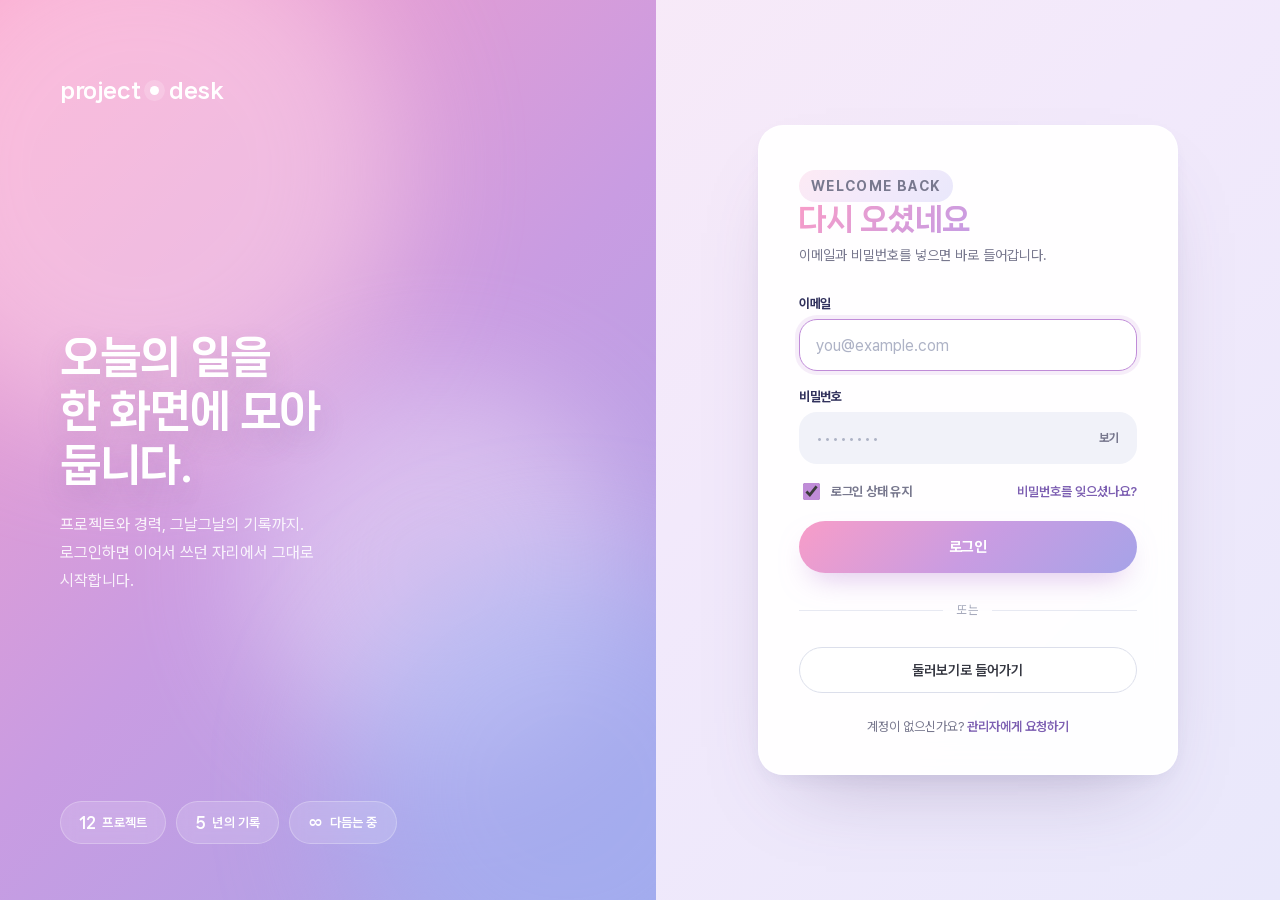
<file: login.html>
<!DOCTYPE html>
<html lang="ko">
<head>
  <meta charset="UTF-8">
  <meta name="viewport" content="width=device-width, initial-scale=1.0">
  <title>Login · project.desk</title>
  <meta name="color-scheme" content="light">
  <link rel="modulepreload" href="supabase.js">
  <link rel="preconnect" href="https://cdn.jsdelivr.net" crossorigin>
  <style>
  /* ── 이 화면만 쓰는 스타일 ──
     style.css 를 끌어오지 않는다. 저기에는 사이드바·표·모달까지 한 벌로 묶여 있는데
     이 페이지에는 카드 하나뿐이라 쓰지 않을 규칙이 대부분이다. 대신 색·폰트·둥근 정도는
     style.css 의 :root 에서 그대로 베껴 왔다 — 브랜드 그라데이션(--grad)이 이 화면의 주인공이다. */
  :root{
    --ink:#363842;
    --ink-soft:#78788e;
    --muted:#a7aabc;
    --paper:#fff;
    --line:#e7e9f2;
    --field:#f1f2f9;
    --field-line:#dcdfeb;
    --placeholder:#aeb3c6;
    --label:#32325d;
    --pink:#f89dc8;
    --violet:#a6a3e8;
    --brand:#c08cd8;
    --deep:#7d5fb2;
    --grad:linear-gradient(135deg, #f89dc8 0%, #c99ce2 52%, #a6a3e8 100%);
    --grad-soft:linear-gradient(135deg, #fdeaf4 0%, #f2e9fb 55%, #e9e8fb 100%);
    --red-soft:#fdedf3;
    --red-deep:#b5416c;
    --font:"Pretendard Variable", "Malgun Gothic", sans-serif;
    --font-head:"NanumSquareNeo", "Malgun Gothic", sans-serif;
    --r-lg:25px;
    --r-md:18px;
    --r-sm:8px;
    --r-pill:999px;
    --btn-h:52px;
    --shadow:0 18px 40px -24px #6a6c9d4d, 0 2px 6px -2px #7061891a;
    --shadow-card:0 40px 80px -40px #5f4a7f59, 0 8px 24px -12px #6a6c9d33;
    --shadow-brand:0 14px 30px -12px #c08cd899;
  }

  @font-face{
    font-family:"Pretendard Variable";
    font-weight:45 920;font-style:normal;font-display:swap;
    src:url("fonts/PretendardVariable.woff2") format("woff2-variations");
  }
  @font-face{font-family:"NanumSquareNeo";font-weight:400;font-style:normal;font-display:swap;src:url("fonts/NanumSquareNeoTTF-bRg.woff2") format("woff2");}
  @font-face{font-family:"NanumSquareNeo";font-weight:700;font-style:normal;font-display:swap;src:url("fonts/NanumSquareNeoTTF-cBd.woff2") format("woff2");}
  @font-face{font-family:"NanumSquareNeo";font-weight:800;font-style:normal;font-display:swap;src:url("fonts/NanumSquareNeoTTF-dEb.woff2") format("woff2");}

  *{box-sizing:border-box;}
  html,body{height:100%;}
  body{
    margin:0;font-family:var(--font);color:var(--ink);
    -webkit-font-smoothing:antialiased;
    background:var(--grad-soft);
  }

  /* ── 전체 틀 ──
     왼쪽은 브랜드 면(그라데이션), 오른쪽은 카드. 좁아지면 왼쪽이 위로 접히는 게 아니라
     아예 사라지고 배경만 남는다 — 작은 화면에서 로그인 전에 스크롤을 시키지 않기 위해서다. */
  .auth{
    min-height:100dvh;display:grid;grid-template-columns:minmax(0,1.05fr) minmax(0,1fr);
  }

  /* ── 왼쪽 · 브랜드 면 ── */
  .stage{
    position:relative;overflow:hidden;isolation:isolate;
    display:flex;flex-direction:column;justify-content:space-between;
    padding:56px 60px;background:var(--grad);color:#fff;
  }
  /* 그라데이션 위를 아주 느리게 도는 빛무리 세 덩이. 배경이 단색 띠로 굳지 않게 한다. */
  .stage::before,.stage::after,.stage .glow{
    content:"";position:absolute;z-index:-1;border-radius:50%;filter:blur(60px);pointer-events:none;
  }
  .stage::before{width:520px;height:520px;left:-120px;top:-90px;background:#ffd6ea;opacity:.55;animation:drift-a 22s ease-in-out infinite;}
  .stage::after{width:460px;height:460px;right:-140px;bottom:-120px;background:#9fb6f5;opacity:.5;animation:drift-b 26s ease-in-out infinite;}
  .stage .glow{width:380px;height:380px;left:38%;top:42%;background:#f7f0ff;opacity:.42;animation:drift-c 30s ease-in-out infinite;}

  @keyframes drift-a{50%{transform:translate3d(70px,50px,0) scale(1.12);}}
  @keyframes drift-b{50%{transform:translate3d(-60px,-70px,0) scale(1.08);}}
  @keyframes drift-c{50%{transform:translate3d(-90px,60px,0) scale(1.15);}}
  @media (prefers-reduced-motion:reduce){
    .stage::before,.stage::after,.stage .glow{animation:none;}
  }

  .mark{
    font-family:var(--font-head);font-weight:800;font-size:22px;letter-spacing:-.4px;
    display:inline-flex;align-items:center;gap:10px;
  }
  .mark span{
    width:9px;height:9px;border-radius:50%;background:#fff;
    box-shadow:0 0 0 6px #ffffff2e;
  }

  .stage-copy{max-width:26ch;}
  .stage-copy h1{
    font-family:var(--font-head);font-weight:800;font-size:clamp(34px,3.4vw,52px);
    line-height:1.24;letter-spacing:-1px;margin:0 0 18px;
    text-shadow:0 12px 30px #6b4a8c33;
  }
  .stage-copy p{margin:0;font-size:16px;line-height:1.75;color:#ffffffdb;}

  /* 아래 줄의 작은 지표 셋. 유리판 위에 얹힌 것처럼 보이게 한다. */
  .facts{display:flex;gap:10px;flex-wrap:wrap;}
  .fact{
    padding:12px 18px;border-radius:var(--r-pill);
    background:#ffffff26;border:1px solid #ffffff40;backdrop-filter:blur(8px);
    font-size:13px;font-weight:600;letter-spacing:.2px;color:#fff;
  }
  .fact b{font-family:var(--font-head);font-weight:800;font-size:15px;margin-right:6px;}

  /* ── 오른쪽 · 카드 ── */
  .panel{
    display:flex;align-items:center;justify-content:center;padding:48px 40px;
    position:relative;
  }
  .card{
    width:100%;max-width:420px;
    background:#fffffff2;border:1px solid #ffffffcc;border-radius:var(--r-lg);
    padding:44px 40px 40px;box-shadow:var(--shadow-card);backdrop-filter:blur(14px);
    animation:rise .5s cubic-bezier(.2,.7,.3,1) both;
  }
  @keyframes rise{from{opacity:0;transform:translateY(14px);}}
  @media (prefers-reduced-motion:reduce){.card{animation:none;}}

  .card-head{margin-bottom:30px;}
  .eyebrow{
    display:inline-block;margin:0 0 12px;padding:5px 12px;border-radius:var(--r-pill);
    background:var(--grad-soft);color:var(--deep);
    font-size:11px;font-weight:700;letter-spacing:1.4px;text-transform:uppercase;
  }
  .card-head h2{
    font-family:var(--font-head);font-weight:800;font-size:30px;letter-spacing:-.6px;
    margin:0 0 8px;
    /* 제목만 그라데이션 글자. 면과 같은 각도라 카드가 왼쪽 면의 조각처럼 읽힌다. */
    background:var(--grad);-webkit-background-clip:text;background-clip:text;color:transparent;
  }
  .card-head p{margin:0;color:var(--ink-soft);font-size:14px;line-height:1.6;}

  form{display:grid;gap:18px;}
  .field{display:grid;gap:8px;}
  label{font-size:13px;font-weight:700;color:var(--label);letter-spacing:-.2px;}

  /* 인풋은 테두리 대신 옅은 면으로 두고, 포커스에서만 브랜드색 테두리와 후광을 켠다.
     그래야 쉬고 있을 때 화면이 조용하고, 지금 어디를 쓰는지는 확실히 보인다. */
  input{
    font:inherit;color:var(--ink);width:100%;height:var(--btn-h);
    padding:0 16px;border:1px solid transparent;border-radius:var(--r-md);
    background:var(--field);transition:border-color .18s, box-shadow .18s, background .18s;
  }
  input::placeholder{color:var(--placeholder);}
  input:hover{background:#eceef7;}
  input:focus{
    outline:none;background:var(--paper);
    border-color:var(--brand);box-shadow:0 0 0 4px #c08cd826;
  }
  input:-webkit-autofill{-webkit-box-shadow:0 0 0 60px #f3f1fb inset;-webkit-text-fill-color:var(--ink);}

  /* 비밀번호 칸 오른쪽의 보기/숨기기 */
  .pw{position:relative;}
  .pw input{padding-right:60px;}
  .pw button{
    position:absolute;right:6px;top:6px;height:calc(var(--btn-h) - 12px);
    border:0;background:none;cursor:pointer;padding:0 12px;border-radius:var(--r-sm);
    font:inherit;font-size:12px;font-weight:700;color:var(--ink-soft);
  }
  .pw button:hover{color:var(--deep);background:var(--field);}

  .row{display:flex;align-items:center;justify-content:space-between;gap:12px;margin-top:-2px;}
  .check{display:inline-flex;align-items:center;gap:8px;font-size:13px;color:var(--ink-soft);cursor:pointer;user-select:none;}
  .check input{width:17px;height:17px;accent-color:var(--brand);cursor:pointer;}
  .link{font-size:13px;font-weight:600;color:var(--deep);text-decoration:none;}
  .link:hover{text-decoration:underline;}

  .submit{
    height:var(--btn-h);border:0;border-radius:var(--r-pill);cursor:pointer;
    font:inherit;font-weight:700;font-size:15px;color:#fff;letter-spacing:-.2px;
    background:var(--grad);box-shadow:var(--shadow-brand);
    transition:transform .18s, box-shadow .18s, filter .18s;
    display:inline-flex;align-items:center;justify-content:center;gap:9px;
  }
  .submit:hover{transform:translateY(-2px);box-shadow:0 20px 36px -14px #c08cd8b3;filter:saturate(1.06);}
  .submit:active{transform:translateY(0);}
  .submit:disabled{cursor:progress;filter:grayscale(.15) saturate(.85);transform:none;}

  /* 보내는 동안 도는 고리. 글자를 "..." 로 바꾸는 것보다 상태가 분명하다. */
  .spinner{
    width:16px;height:16px;border-radius:50%;
    border:2px solid #ffffff59;border-top-color:#fff;animation:spin .7s linear infinite;
  }
  @keyframes spin{to{transform:rotate(360deg);}}

  .message{
    margin:0;padding:12px 16px;border-radius:var(--r-md);
    font-size:13px;line-height:1.6;white-space:pre-line;
    background:var(--red-soft);color:var(--red-deep);
  }
  .message.ok{background:#e9f7f1;color:#1f7d5e;}

  .divider{
    display:flex;align-items:center;gap:14px;
    color:var(--muted);font-size:12px;letter-spacing:.4px;
  }
  .divider::before,.divider::after{content:"";flex:1;height:1px;background:var(--line);}

  .ghost{
    height:46px;border:1px solid var(--field-line);border-radius:var(--r-pill);
    background:var(--paper);cursor:pointer;font:inherit;font-size:14px;font-weight:600;color:var(--ink);
    display:inline-flex;align-items:center;justify-content:center;gap:8px;width:100%;
    transition:background .18s, border-color .18s;
  }
  .ghost:hover{background:var(--field);border-color:#cfd3e4;}

  .foot{margin:26px 0 0;text-align:center;font-size:13px;color:var(--ink-soft);}
  .foot a{color:var(--deep);font-weight:600;text-decoration:none;}
  .foot a:hover{text-decoration:underline;}

  /* ── 좁은 화면 ──
     1000px 아래에서 왼쪽 면을 접고, 대신 카드 위에 같은 그라데이션의 작은 머리를 남긴다. */
  .card-mark{display:none;}
  @media (max-width:1000px){
    .auth{grid-template-columns:1fr;}
    .stage{display:none;}
    .panel{padding:32px 20px;}
    .card{max-width:440px;padding:36px 28px 32px;}
    .card-mark{
      display:inline-flex;align-items:center;gap:10px;margin-bottom:24px;
      font-family:var(--font-head);font-weight:800;font-size:19px;letter-spacing:-.4px;
      background:var(--grad);-webkit-background-clip:text;background-clip:text;color:transparent;
    }
    .card-mark i{width:9px;height:9px;border-radius:50%;background:var(--brand);box-shadow:0 0 0 5px #c08cd82e;}
  }
  @media (max-width:420px){
    .card{padding:30px 22px 26px;border-radius:var(--r-md);}
    .card-head h2{font-size:26px;}
  }
  </style>
</head>
<body>
<main class="auth">

  <!-- 왼쪽 · 브랜드 면 -->
  <section class="stage" aria-hidden="true">
    <div class="glow"></div>
    <p class="mark">project<span></span>desk</p>

    <div class="stage-copy">
      <h1>오늘의 일을<br>한 화면에 모아 둡니다.</h1>
      <p>프로젝트와 경력, 그날그날의 기록까지. 로그인하면 이어서 쓰던 자리에서 그대로 시작합니다.</p>
    </div>

    <div class="facts">
      <span class="fact"><b>12</b>프로젝트</span>
      <span class="fact"><b>5</b>년의 기록</span>
      <span class="fact"><b>∞</b>다듬는 중</span>
    </div>
  </section>

  <!-- 오른쪽 · 로그인 카드 -->
  <section class="panel">
    <div class="card">
      <p class="card-mark"><i></i>project.desk</p>

      <header class="card-head">
        <p class="eyebrow">Welcome back</p>
        <h2>다시 오셨네요</h2>
        <p>이메일과 비밀번호를 넣으면 바로 들어갑니다.</p>
      </header>

      <form id="login-form" novalidate>
        <div class="field">
          <label for="email">이메일</label>
          <input id="email" name="email" type="email" autocomplete="username"
                 placeholder="you@example.com" required autofocus>
        </div>

        <div class="field">
          <label for="password">비밀번호</label>
          <div class="pw">
            <input id="password" name="password" type="password" autocomplete="current-password"
                   placeholder="••••••••" minlength="6" required>
            <button type="button" id="toggle-pw" aria-pressed="false" aria-label="비밀번호 보기">보기</button>
          </div>
        </div>

        <div class="row">
          <label class="check"><input type="checkbox" id="remember" checked>로그인 상태 유지</label>
          <a class="link" href="#" id="forgot">비밀번호를 잊으셨나요?</a>
        </div>

        <p class="message" id="message" hidden></p>

        <button class="submit" type="submit" id="submit">로그인</button>

        <p class="divider">또는</p>

        <button class="ghost" type="button" id="guest">둘러보기로 들어가기</button>
      </form>

      <p class="foot">계정이 없으신가요? <a href="mailto:claude_ux_03@inswave.com">관리자에게 요청하기</a></p>
    </div>
  </section>

</main>

<script type="module">
  const $ = id => document.getElementById(id);
  const form = $('login-form'), submit = $('submit'), box = $('message');

  /* 메시지 한 줄. 실패는 붉게, 성공은 초록으로 둔다. */
  function say(text, ok) {
    box.hidden = !text;
    box.classList.toggle('ok', !!ok);
    box.textContent = text || '';
  }

  $('toggle-pw').addEventListener('click', event => {
    const input = $('password'), shown = input.type === 'text';
    input.type = shown ? 'password' : 'text';
    event.currentTarget.textContent = shown ? '보기' : '숨기기';
    event.currentTarget.setAttribute('aria-pressed', String(!shown));
    event.currentTarget.setAttribute('aria-label', shown ? '비밀번호 보기' : '비밀번호 숨기기');
    input.focus();
  });

  $('guest').addEventListener('click', () => location.href = 'index.html');

  $('forgot').addEventListener('click', event => {
    event.preventDefault();
    say('비밀번호 재설정은 아직 준비 중입니다.\n관리자에게 요청해 주세요.');
  });

  /* supabase 는 CDN 에서 받아 오므로 처음 누를 때 한 번만 부른다.
     페이지가 뜨자마자 받으면 로그인하지 않고 지나가는 사람에게도 값을 치르게 된다. */
  let clientPromise;
  const client = () => (clientPromise ??= import('./supabase.js').then(m => m.supabase));

  form.addEventListener('submit', async event => {
    event.preventDefault();
    const email = $('email').value.trim(), password = $('password').value;

    if (!email || !password) return say('이메일과 비밀번호를 모두 입력하세요.');

    say('');
    submit.disabled = true;
    submit.innerHTML = '<span class="spinner"></span>확인하는 중…';

    try {
      const supabase = await client();
      const { error } = await supabase.auth.signInWithPassword({ email, password });
      if (error) throw error;
      say('로그인했습니다. 잠시만요…', true);
      location.href = 'index.html';
    } catch {
      // 실패 사실과 대처법은 다른 문장이라 줄을 나눈다(.message 가 pre-line).
      say('로그인에 실패했습니다.\n이메일과 비밀번호를 확인하세요.');
      submit.disabled = false;
      submit.textContent = '로그인';
      $('password').focus();
      $('password').select();
    }
  });
</script>
</body>
</html>
</file>
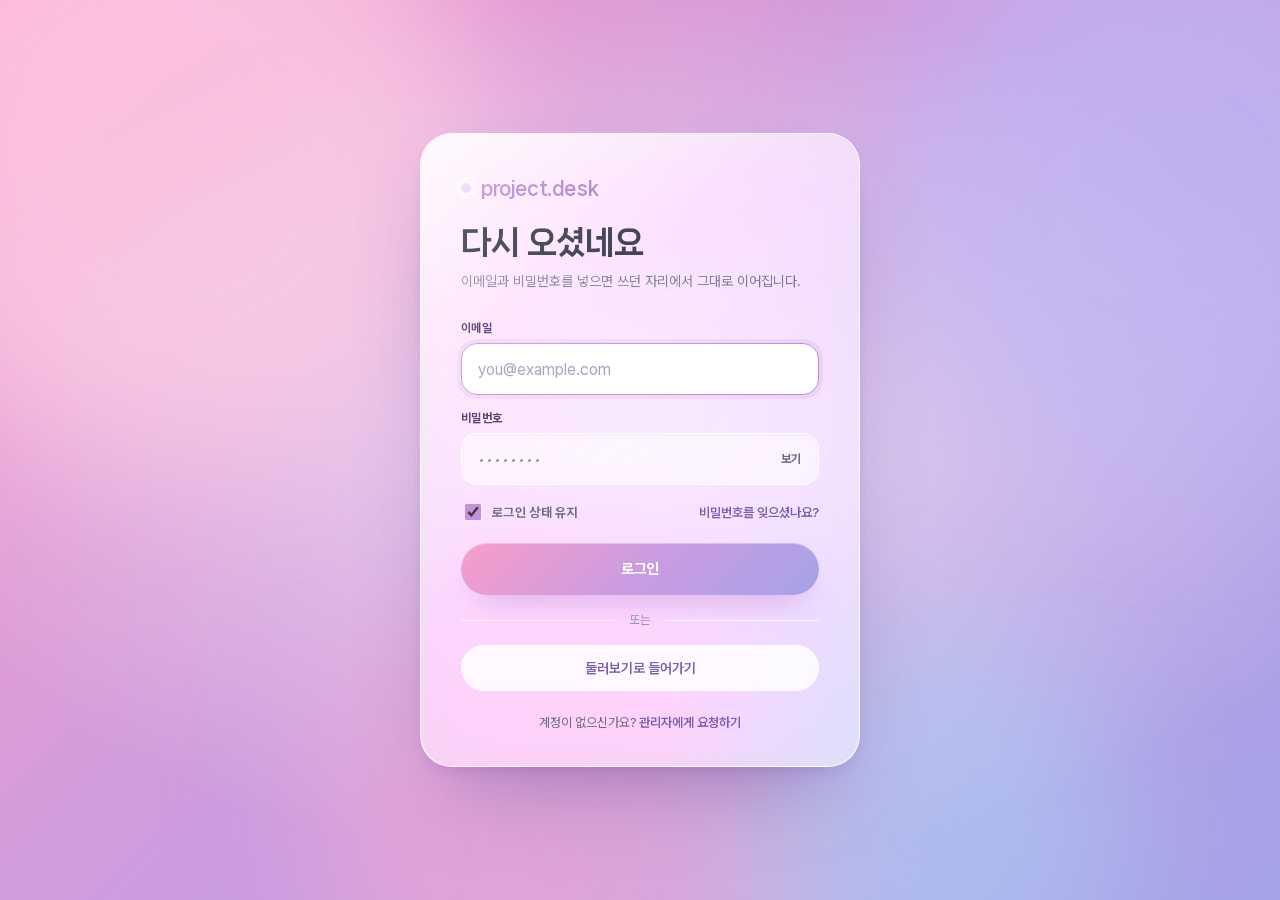
<file: login2.html>
<!DOCTYPE html>
<html lang="ko">
<head>
  <meta charset="UTF-8">
  <meta name="viewport" content="width=device-width, initial-scale=1.0">
  <title>Login · project.desk</title>
  <meta name="color-scheme" content="light">
  <link rel="modulepreload" href="supabase.js">
  <link rel="preconnect" href="https://cdn.jsdelivr.net" crossorigin>
  <style>
  /* ── 유리 시안 (밝은 판) ──
     login.html 이 "그라데이션 면 + 흰 카드" 라면 이 화면은 카드까지 전부 유리다.
     밝은 바탕에서 유리를 유리로 보이게 하는 요령은 어둡게 까는 게 아니라, 판 뒤에서
     색이 진하게 흐르게 두는 것이다 — 그래서 바탕의 색덩이는 브랜드 3색을 옅히지 않고
     그대로 쓰고(투명도만 낮춘다), 판은 saturate 를 올려 그 색을 끌어올린다.
     글자는 style.css 와 같은 먹색(--ink)이라 다른 화면과 톤이 어긋나지 않는다. */
  :root{
    --ink:#363842;
    --ink-soft:#6c6c86;
    --label:#4a3a66;
    --muted:#9b93b4;
    --pink:#f89dc8;
    --violet:#a6a3e8;
    --brand:#c08cd8;
    --deep:#7d5fb2;
    --grad:linear-gradient(135deg, #f89dc8 0%, #c99ce2 52%, #a6a3e8 100%);
    --grad-soft:linear-gradient(135deg, #fdeaf4 0%, #f2e9fb 55%, #e9e8fb 100%);

    /* 유리 한 벌. 면 · 테두리 · 하이라이트 · 그림자가 늘 같이 움직인다.
       밝은 배경에서는 면을 흰색 쪽으로 올리고(0.44) 테두리를 거의 불투명한 흰색으로
       둔다 — 이 테두리 한 줄이 판의 가장자리를 만들어 준다. */
    --glass:#ffffff85;
    --glass-strong:#ffffffb8;
    --glass-line:#ffffffe6;
    --glass-shadow:0 44px 90px -30px #5a3b8c73, 0 8px 20px -10px #5a3b8c47;

    --red-soft:#fff0f5;
    --red-line:#f7c9dc;
    --red-deep:#b5416c;

    --font:"Pretendard Variable", "Malgun Gothic", sans-serif;
    --font-head:"NanumSquareNeo", "Malgun Gothic", sans-serif;
    --r-xl:32px;
    --r-lg:22px;
    --r-md:16px;
    --r-pill:999px;
    --btn-h:52px;
  }

  @font-face{
    font-family:"Pretendard Variable";
    font-weight:45 920;font-style:normal;font-display:swap;
    src:url("fonts/PretendardVariable.woff2") format("woff2-variations");
  }
  @font-face{font-family:"NanumSquareNeo";font-weight:400;font-style:normal;font-display:swap;src:url("fonts/NanumSquareNeoTTF-bRg.woff2") format("woff2");}
  @font-face{font-family:"NanumSquareNeo";font-weight:700;font-style:normal;font-display:swap;src:url("fonts/NanumSquareNeoTTF-cBd.woff2") format("woff2");}
  @font-face{font-family:"NanumSquareNeo";font-weight:800;font-style:normal;font-display:swap;src:url("fonts/NanumSquareNeoTTF-dEb.woff2") format("woff2");}

  *{box-sizing:border-box;}
  html,body{height:100%;}
  body{
    margin:0;font-family:var(--font);color:var(--ink);
    -webkit-font-smoothing:antialiased;
    display:grid;place-items:center;padding:32px 20px;
    /* login.html 왼쪽 면과 같은 그라데이션을 화면 전체에 깐다. */
    background:var(--grad);
    background-attachment:fixed;
    overflow:hidden;
  }

  /* ── 바탕 · 떠다니는 색덩이 ──
     유리는 제 색이 없다. 뒤에서 이 덩이들이 움직여 주어야 판 위로 색이 흐르는 게 보인다.
     이 화면에서는 배경 애니메이션이 장식이 아니라 재료다. */
  .bg{position:fixed;inset:0;z-index:-1;overflow:hidden;}
  .bg i{
    position:absolute;display:block;border-radius:50%;filter:blur(70px);
    will-change:transform;
  }
  .bg i:nth-child(1){width:620px;height:620px;left:-140px;top:-160px;background:#ffd0e6;opacity:.7;animation:o1 24s ease-in-out infinite;}
  .bg i:nth-child(2){width:560px;height:560px;right:-160px;top:-80px;background:#bfbcf5;opacity:.6;animation:o2 28s ease-in-out infinite;}
  .bg i:nth-child(3){width:520px;height:520px;left:24%;bottom:-200px;background:#f8a9d2;opacity:.55;animation:o3 32s ease-in-out infinite;}
  .bg i:nth-child(4){width:400px;height:400px;right:12%;bottom:-130px;background:#a9dcf8;opacity:.45;animation:o4 26s ease-in-out infinite;}

  @keyframes o1{50%{transform:translate3d(120px,90px,0) scale(1.14);}}
  @keyframes o2{50%{transform:translate3d(-100px,110px,0) scale(1.1);}}
  @keyframes o3{50%{transform:translate3d(90px,-120px,0) scale(1.16);}}
  @keyframes o4{50%{transform:translate3d(-120px,-70px,0) scale(1.12);}}

  /* 카드가 놓일 가운데만 흰 안개로 한 겹 들어 올린다. 화면 전체에 깔면 모처럼의
     분홍이 다 씻겨 나가므로, 가장자리의 그라데이션은 진한 채로 남겨 둔다. */
  .bg::before{
    content:"";position:absolute;inset:0;
    background:radial-gradient(80% 65% at 50% 48%, #ffffff9e 0%, #ffffff42 42%, transparent 76%);
  }

  @media (prefers-reduced-motion:reduce){.bg i{animation:none;}}

  /* ── 유리 카드 ── */
  .card{
    position:relative;width:100%;max-width:440px;
    padding:44px 40px 36px;border-radius:var(--r-xl);
    background:var(--glass);
    border:1px solid var(--glass-line);
    box-shadow:var(--glass-shadow);
    backdrop-filter:blur(30px) saturate(1.8);
    -webkit-backdrop-filter:blur(30px) saturate(1.8);
    animation:rise .55s cubic-bezier(.2,.7,.3,1) both;
  }
  /* 위 모서리를 따라 흐르는 빛. 진짜 유리의 가장자리 반사를 흉내 낸 것으로,
     이것 하나로 판이 "떠 있는 면"처럼 읽힌다. */
  .card::before{
    content:"";position:absolute;inset:0;border-radius:inherit;pointer-events:none;
    background:linear-gradient(150deg, #ffffffe6 0%, #ffffff3d 26%, transparent 52%);
    mix-blend-mode:overlay;
  }
  @keyframes rise{from{opacity:0;transform:translateY(18px) scale(.985);}}
  @media (prefers-reduced-motion:reduce){.card{animation:none;}}

  /* backdrop-filter 를 못 쓰는 브라우저에서는 유리가 그냥 반투명 흰 판이 되어
     뒤의 색덩이가 글자에 비쳐 든다. 그때는 면을 거의 불투명하게 올린다. */
  @supports not ((backdrop-filter:blur(1px)) or (-webkit-backdrop-filter:blur(1px))){
    .card{background:#fffffff2;}
  }

  .mark{
    display:inline-flex;align-items:center;gap:10px;margin:0 0 26px;
    font-family:var(--font-head);font-weight:800;font-size:19px;letter-spacing:-.4px;
    color:var(--deep);
  }
  .mark i{
    width:10px;height:10px;border-radius:50%;background:var(--grad);
    box-shadow:0 0 0 6px #ffffff8f, 0 0 16px #f89dc899;
  }

  .head{margin-bottom:28px;}
  .head h1{
    font-family:var(--font-head);font-weight:800;font-size:32px;letter-spacing:-.8px;
    margin:0 0 10px;color:var(--ink);
  }
  .head p{margin:0;font-size:14px;line-height:1.65;color:var(--ink-soft);}

  form{display:grid;gap:16px;}
  .field{display:grid;gap:8px;}
  label{font-size:12px;font-weight:700;letter-spacing:.3px;color:var(--label);}

  /* 인풋도 유리다. 다만 카드보다 흰 쪽으로 한 겹 더 올려야 판 위에 얹힌 칸으로 읽힌다
     (어두운 시안에서는 반대로 눌렀다 — 밝은 바탕에서 더 어둡게 파면 그늘처럼 탁해진다). */
  input[type=email],input[type=password],input[type=text]{
    font:inherit;color:var(--ink);width:100%;height:var(--btn-h);
    padding:0 16px;border-radius:var(--r-md);
    background:#ffffff8f;border:1px solid #ffffffd9;
    box-shadow:inset 0 1px 2px #5a3b8c14;
    transition:background .18s, border-color .18s, box-shadow .18s;
  }
  input::placeholder{color:var(--muted);}
  input:hover{background:#ffffffb8;}
  input:focus{
    outline:none;background:#fff;border-color:var(--brand);
    box-shadow:0 0 0 4px #c08cd82e;
  }
  input:-webkit-autofill,input:-webkit-autofill:focus{
    -webkit-box-shadow:0 0 0 60px #fbf7fe inset;
    -webkit-text-fill-color:var(--ink);caret-color:var(--ink);
  }

  .pw{position:relative;}
  .pw input{padding-right:64px;}
  .pw button{
    position:absolute;right:6px;top:6px;height:calc(var(--btn-h) - 12px);
    border:0;background:none;cursor:pointer;padding:0 12px;border-radius:10px;
    font:inherit;font-size:12px;font-weight:700;color:var(--ink-soft);
  }
  .pw button:hover{color:var(--deep);background:#ffffffcc;}

  .row{display:flex;align-items:center;justify-content:space-between;gap:12px;}
  .check{display:inline-flex;align-items:center;gap:8px;font-size:13px;color:var(--ink-soft);cursor:pointer;user-select:none;}
  .check input{width:16px;height:16px;accent-color:var(--brand);cursor:pointer;}
  .link{font-size:13px;font-weight:600;color:var(--deep);text-decoration:none;}
  .link:hover{text-decoration:underline;}

  /* 버튼만 불투명한 브랜드 그라데이션이다. 유리 화면에서 눌러야 할 곳은 하나뿐이니
     그것만 "실체"로 두면 어디를 누를지 헤맬 일이 없다. */
  .submit{
    height:var(--btn-h);border:0;border-radius:var(--r-pill);cursor:pointer;
    font:inherit;font-weight:700;font-size:15px;color:#fff;letter-spacing:-.2px;
    background:var(--grad);
    box-shadow:0 16px 32px -14px #c08cd8b3, inset 0 1px 0 #ffffff59;
    transition:transform .18s, box-shadow .18s, filter .18s;
    display:inline-flex;align-items:center;justify-content:center;gap:9px;
    margin-top:4px;
  }
  .submit:hover{transform:translateY(-2px);box-shadow:0 22px 40px -14px #c08cd8cc, inset 0 1px 0 #ffffff8f;filter:saturate(1.06);}
  .submit:active{transform:translateY(0);}
  .submit:disabled{cursor:progress;filter:grayscale(.15) saturate(.85);transform:none;}

  .spinner{
    width:16px;height:16px;border-radius:50%;
    border:2px solid #ffffff59;border-top-color:#fff;animation:spin .7s linear infinite;
  }
  @keyframes spin{to{transform:rotate(360deg);}}

  .message{
    margin:0;padding:12px 16px;border-radius:var(--r-md);
    font-size:13px;line-height:1.6;white-space:pre-line;
    background:var(--red-soft);border:1px solid var(--red-line);color:var(--red-deep);
  }
  .message.ok{background:#effaf5;border-color:#bfe9d8;color:#1f7d5e;}

  .divider{
    display:flex;align-items:center;gap:14px;margin:2px 0;
    color:var(--muted);font-size:12px;letter-spacing:.4px;
  }
  .divider::before,.divider::after{content:"";flex:1;height:1px;background:#ffffffcc;}

  .ghost{
    height:46px;width:100%;border-radius:var(--r-pill);cursor:pointer;
    font:inherit;font-size:14px;font-weight:600;color:var(--deep);
    background:var(--glass-strong);border:1px solid var(--glass-line);
    backdrop-filter:blur(6px);
    display:inline-flex;align-items:center;justify-content:center;gap:8px;
    transition:background .18s, border-color .18s, transform .18s;
  }
  .ghost:hover{background:#fff;border-color:#fff;transform:translateY(-1px);}

  .foot{margin:24px 0 0;text-align:center;font-size:13px;color:var(--ink-soft);}
  .foot a{color:var(--deep);font-weight:600;text-decoration:none;}
  .foot a:hover{text-decoration:underline;}

  /* 키보드로 넘어다닐 때만 보이는 초점 테두리. */
  :focus-visible{outline:2px solid var(--deep);outline-offset:2px;}

  @media (max-width:420px){
    body{padding:20px 14px;}
    .card{padding:32px 24px 28px;border-radius:var(--r-lg);}
    .head h1{font-size:27px;}
  }
  /* 세로가 아주 짧은 창(노트북 가로 회전 등)에서는 카드가 잘리지 않게 스크롤을 허용한다. */
  @media (max-height:720px){
    body{overflow:auto;align-items:start;}
  }
  </style>
</head>
<body>

<div class="bg" aria-hidden="true"><i></i><i></i><i></i><i></i></div>

<main class="card">
  <p class="mark"><i></i>project.desk</p>

  <header class="head">
    <h1>다시 오셨네요</h1>
    <p>이메일과 비밀번호를 넣으면 쓰던 자리에서 그대로 이어집니다.</p>
  </header>

  <form id="login-form" novalidate>
    <div class="field">
      <label for="email">이메일</label>
      <input id="email" name="email" type="email" autocomplete="username"
             placeholder="you@example.com" required autofocus>
    </div>

    <div class="field">
      <label for="password">비밀번호</label>
      <div class="pw">
        <input id="password" name="password" type="password" autocomplete="current-password"
               placeholder="••••••••" minlength="6" required>
        <button type="button" id="toggle-pw" aria-pressed="false" aria-label="비밀번호 보기">보기</button>
      </div>
    </div>

    <div class="row">
      <label class="check"><input type="checkbox" id="remember" checked>로그인 상태 유지</label>
      <a class="link" href="#" id="forgot">비밀번호를 잊으셨나요?</a>
    </div>

    <p class="message" id="message" hidden></p>

    <button class="submit" type="submit" id="submit">로그인</button>

    <p class="divider">또는</p>

    <button class="ghost" type="button" id="guest">둘러보기로 들어가기</button>
  </form>

  <p class="foot">계정이 없으신가요? <a href="mailto:claude_ux_03@inswave.com">관리자에게 요청하기</a></p>
</main>

<script type="module">
  const $ = id => document.getElementById(id);
  const form = $('login-form'), submit = $('submit'), box = $('message');

  function say(text, ok) {
    box.hidden = !text;
    box.classList.toggle('ok', !!ok);
    box.textContent = text || '';
  }

  $('toggle-pw').addEventListener('click', event => {
    const input = $('password'), shown = input.type === 'text';
    input.type = shown ? 'password' : 'text';
    event.currentTarget.textContent = shown ? '보기' : '숨기기';
    event.currentTarget.setAttribute('aria-pressed', String(!shown));
    event.currentTarget.setAttribute('aria-label', shown ? '비밀번호 보기' : '비밀번호 숨기기');
    input.focus();
  });

  $('guest').addEventListener('click', () => location.href = 'index.html');

  $('forgot').addEventListener('click', event => {
    event.preventDefault();
    say('비밀번호 재설정은 아직 준비 중입니다.\n관리자에게 요청해 주세요.');
  });

  /* supabase 는 CDN 이라 처음 누를 때 한 번만 받는다. */
  let clientPromise;
  const client = () => (clientPromise ??= import('./supabase.js').then(m => m.supabase));

  form.addEventListener('submit', async event => {
    event.preventDefault();
    const email = $('email').value.trim(), password = $('password').value;

    if (!email || !password) return say('이메일과 비밀번호를 모두 입력하세요.');

    say('');
    submit.disabled = true;
    submit.innerHTML = '<span class="spinner"></span>확인하는 중…';

    try {
      const supabase = await client();
      const { error } = await supabase.auth.signInWithPassword({ email, password });
      if (error) throw error;
      say('로그인했습니다. 잠시만요…', true);
      location.href = 'index.html';
    } catch {
      // 실패 사실과 대처법은 다른 문장이라 줄을 나눈다(.message 가 pre-line).
      say('로그인에 실패했습니다.\n이메일과 비밀번호를 확인하세요.');
      submit.disabled = false;
      submit.textContent = '로그인';
      $('password').focus();
      $('password').select();
    }
  });
</script>
</body>
</html>
</file>
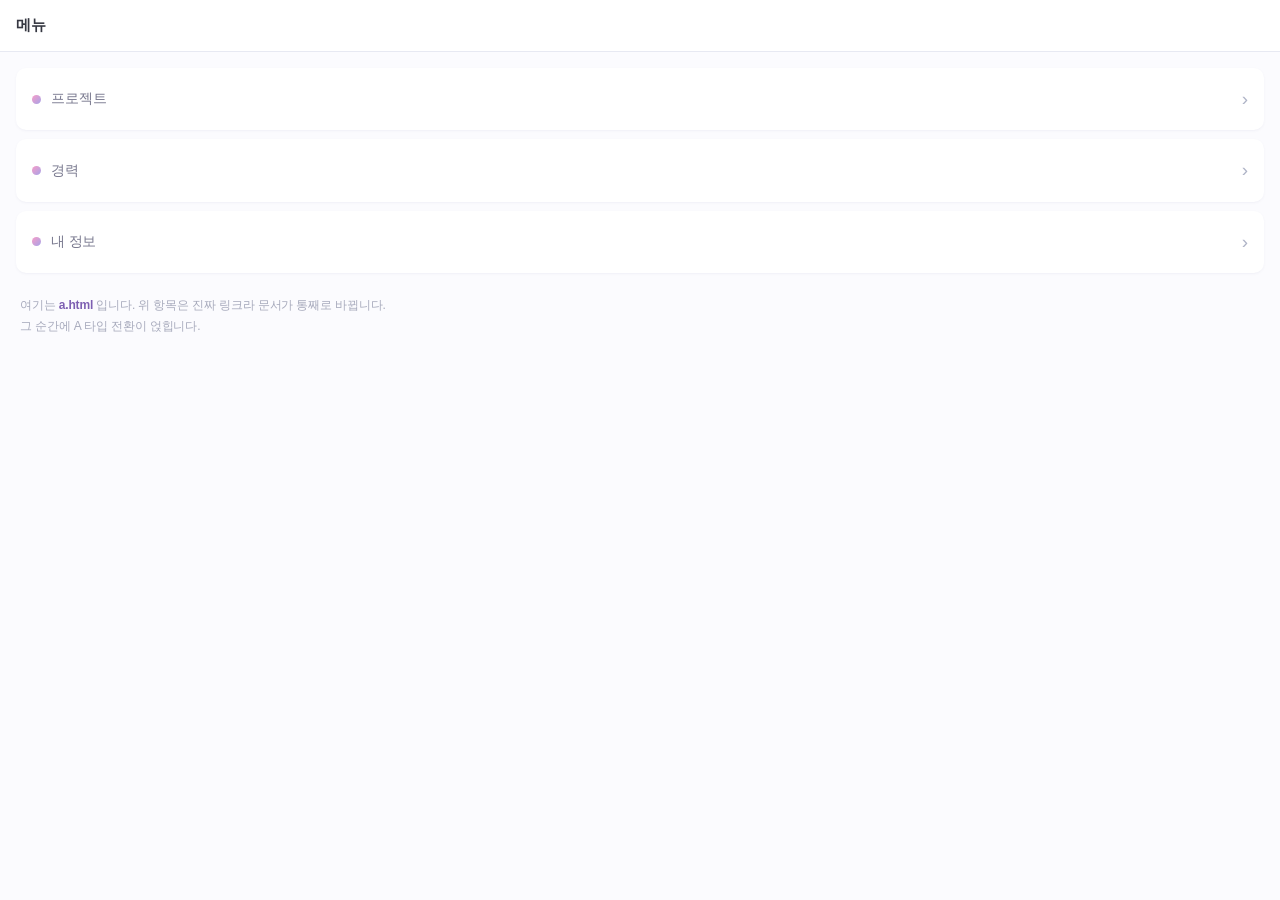
<file: demo/a.html>
<!DOCTYPE html>
<html lang="ko">
<head>
<meta charset="UTF-8">
<meta name="viewport" content="width=device-width, initial-scale=1.0">
<title>a.html — 메뉴</title>
<link rel="stylesheet" href="push.css">
<!-- head 안에서, defer 없이. 첫 프레임보다 먼저 방향이 정해져야 한다. -->
<script src="push.js"></script>
<style>
  /* 데모용 껍데기다. 전환과는 상관없다. */
  *{box-sizing:border-box;}
  body{margin:0;background:#fbfbfe;color:#363842;
       font:400 15px/1.7 "Pretendard Variable","Malgun Gothic",sans-serif;letter-spacing:-.01em;}
  header{display:flex;align-items:center;gap:8px;height:52px;padding:0 16px;
         border-bottom:1px solid #e7e9f2;background:#fff;font:700 15px "Malgun Gothic",sans-serif;}
  main{padding:16px;}
  a.row{display:flex;align-items:center;gap:10px;margin-bottom:9px;padding:15px 16px;
        border-radius:10px;background:#fff;box-shadow:0 1px 3px -1px #6a6c9d26;
        color:#78788e;font-size:14px;text-decoration:none;}
  a.row::after{content:"›";margin-left:auto;color:#aeb3c6;font-size:19px;}
  .dot{width:9px;height:9px;border-radius:50%;background:linear-gradient(135deg,#f89dc8,#a6a3e8);}
  .note{margin:22px 4px 0;color:#a7aabc;font-size:12px;line-height:1.8;}
  .note b{color:#7d5fb2;}
</style>
</head>
<body>

<header>메뉴</header>

<main>
  <!-- 평범한 링크다. 전환을 위해 자바스크립트로 이동을 가로채지 않는다. -->
  <a class="row" href="b.html"><span class="dot"></span>프로젝트</a>
  <a class="row" href="b.html"><span class="dot"></span>경력</a>
  <a class="row" href="b.html"><span class="dot"></span>내 정보</a>

  <p class="note">
    여기는 <b>a.html</b> 입니다. 위 항목은 진짜 링크라 문서가 통째로 바뀝니다.<br>
    그 순간에 A 타입 전환이 얹힙니다.
  </p>
</main>

</body>
</html>
</file>
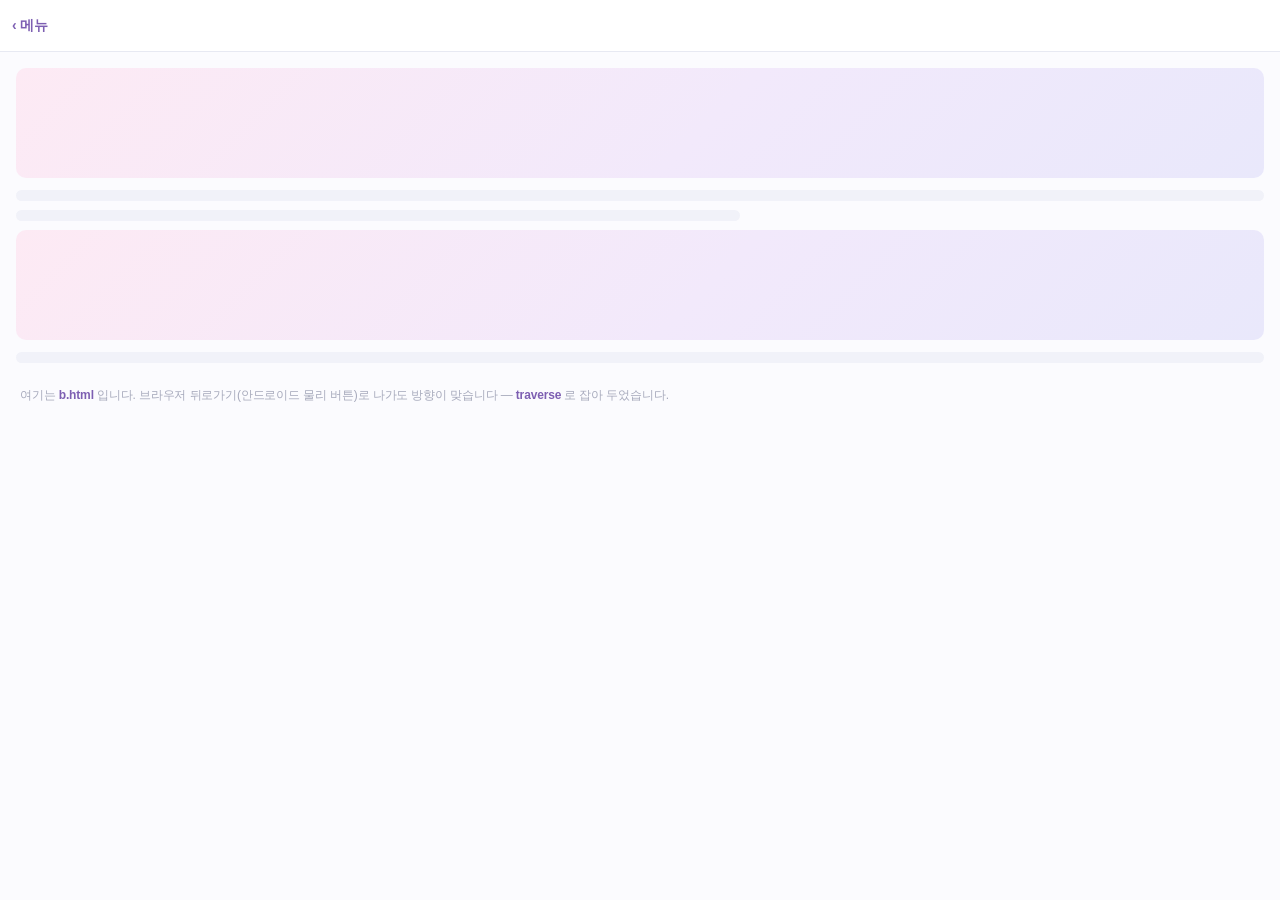
<file: demo/b.html>
<!DOCTYPE html>
<html lang="ko">
<head>
<meta charset="UTF-8">
<meta name="viewport" content="width=device-width, initial-scale=1.0">
<title>b.html — 프로젝트</title>
<!-- 전환은 두 문서가 같은 규칙을 갖고 있어야 걸린다. a.html 과 같은 파일이다. -->
<link rel="stylesheet" href="push.css">
<!-- head 안에서, defer 없이. 첫 프레임보다 먼저 방향이 정해져야 한다. -->
<script src="push.js"></script>
<style>
  *{box-sizing:border-box;}
  body{margin:0;background:#fbfbfe;color:#363842;
       font:400 15px/1.7 "Pretendard Variable","Malgun Gothic",sans-serif;letter-spacing:-.01em;}
  header{display:flex;align-items:center;gap:6px;height:52px;padding:0 12px;
         border-bottom:1px solid #e7e9f2;background:#fff;font:700 15px "Malgun Gothic",sans-serif;}
  header a{display:flex;align-items:center;gap:3px;color:#7d5fb2;font-size:14px;text-decoration:none;}
  main{padding:16px;}
  .hero{height:110px;margin-bottom:12px;border-radius:10px;
        background:linear-gradient(135deg,#fdeaf4,#f2e9fb 55%,#e9e8fb);}
  .bar{height:11px;margin-bottom:9px;border-radius:99px;background:#f1f2f9;}
  .bar.s{width:58%;}
  .note{margin:22px 4px 0;color:#a7aabc;font-size:12px;line-height:1.8;}
  .note b{color:#7d5fb2;}
</style>
</head>
<body>

<header>
  <!-- data-dir="back" 하나가 방향을 뒤집는다. 이게 없으면 뒤로 나올 때도
       오른쪽에서 들어와, 사용자는 계속 앞으로 가는 줄 안다.

       다만 이건 "뒤로 보이는 앞으로 이동"이라 방문 기록이 계속 쌓인다.
       기록을 늘리고 싶지 않으면 href 대신 history.back() 을 쓴다 — 그때는
       navigationType 이 traverse 라 data-dir 없이도 방향이 맞는다. -->

  <a href="a.html" data-dir="back">‹ 메뉴</a>
</header>

<main>
  <div class="hero"></div>
  <div class="bar"></div>
  <div class="bar s"></div>
  <div class="hero"></div>
  <div class="bar"></div>

  <p class="note">
    여기는 <b>b.html</b> 입니다. 브라우저 뒤로가기(안드로이드 물리 버튼)로 나가도
    방향이 맞습니다 — <b>traverse</b> 로 잡아 두었습니다.
  </p>
</main>

</body>
</html>
</file>
<file: demo/push.css>
/* ══════════════════════════════════════════════════════════════════
   A 타입(iOS 정통형) 페이지 전환 — a.html → b.html 처럼 문서가 진짜로
   바뀌는 이동에 얹는다. 두 문서가 이 파일을 함께 불러야 한다.
   한쪽에만 있으면 전환이 반쪽만 걸린다.
   ══════════════════════════════════════════════════════════════════ */

/* 같은 출처(origin)의 문서끼리 이동할 때 전환을 켠다.
   이 한 줄이 없으면 아래 ::view-transition-* 규칙은 아무 일도 하지 않는다. */
@view-transition { navigation: auto; }

:root {
  --push-d: .34s;
  --push-e: cubic-bezier(.32,.72,0,1);

  /* ── A 와 B 는 여기 두 줄 차이가 전부다 ──────────────
     구현 난이도는 같다. 어려운 부분(전환 켜기·방향 정하기·위아래 순서)은
     두 안이 똑같이 쓴다. 바꾸고 싶으면 아래 두 값만 갈아 끼우면 된다.

       A · iOS 정통형   : -28%   / .82   ← 지금 값
       B · 통짜 슬라이드 : -100%  / 1
  */
  --push-trail: -28%;   /* 떠나는 화면이 따라가는 거리 */
  --push-dim: .82;      /* 떠나는 화면의 밝기 (1 이면 어두워지지 않는다) */
}

/* 브라우저가 기본으로 넣어 주는 교차 페이드를 걷어낸다.
   plus-lighter 는 반투명 두 장을 겹칠 때를 위한 값이라, 불투명한 페이지
   두 장이 겹치면 겹친 구간이 허옇게 뜬다. normal 로 되돌려야 한다. */
::view-transition-old(root),
::view-transition-new(root) {
  mix-blend-mode: normal;
  animation-duration: var(--push-d);
  animation-timing-function: var(--push-e);
  animation-fill-mode: both;
}

/* ── 앞으로 (push) ────────────────────────────
   새 화면이 오른쪽 끝에서 들어오고, 떠나는 화면은 28%만 따라가며 어두워진다.
   따라가는 거리를 100%가 아니라 28%로 두는 것이 A 타입의 핵심이다.
   두 장이 다른 속도로 움직여야 "위에 쌓인다"로 읽힌다. */
@keyframes push-in  { from { transform: translateX(100%); } }
@keyframes push-out { to   { transform: translateX(var(--push-trail)); filter: brightness(var(--push-dim)); } }

/* ── 뒤로 (pop) ───────────────────────────────
   앞으로의 정확한 역재생이다. 방향이 어긋나면 사용자는 자기 위치를 놓친다. */
@keyframes pop-in   { from { transform: translateX(var(--push-trail)); filter: brightness(var(--push-dim)); } }
@keyframes pop-out  { to   { transform: translateX(100%); } }

html:not(.nav-back)::view-transition-old(root) { animation-name: push-out; }
html:not(.nav-back)::view-transition-new(root) { animation-name: push-in;  }

html.nav-back::view-transition-old(root) { animation-name: pop-out; z-index: 1; }
html.nav-back::view-transition-new(root) { animation-name: pop-in;  z-index: 0; }
/* z-index 를 뒤집는 이유: 기본은 새 화면이 위다. 뒤로 갈 때는 떠나는 화면이
   위에서 오른쪽으로 빠져야 하므로 위아래를 바꿔 준다. */

/* 움직임 줄이기를 켠 기기에서는 밀지 않고 그냥 바꾼다. */
@media (prefers-reduced-motion: reduce) {
  ::view-transition-old(root),
  ::view-transition-new(root) { animation: none; }
}
</file>
